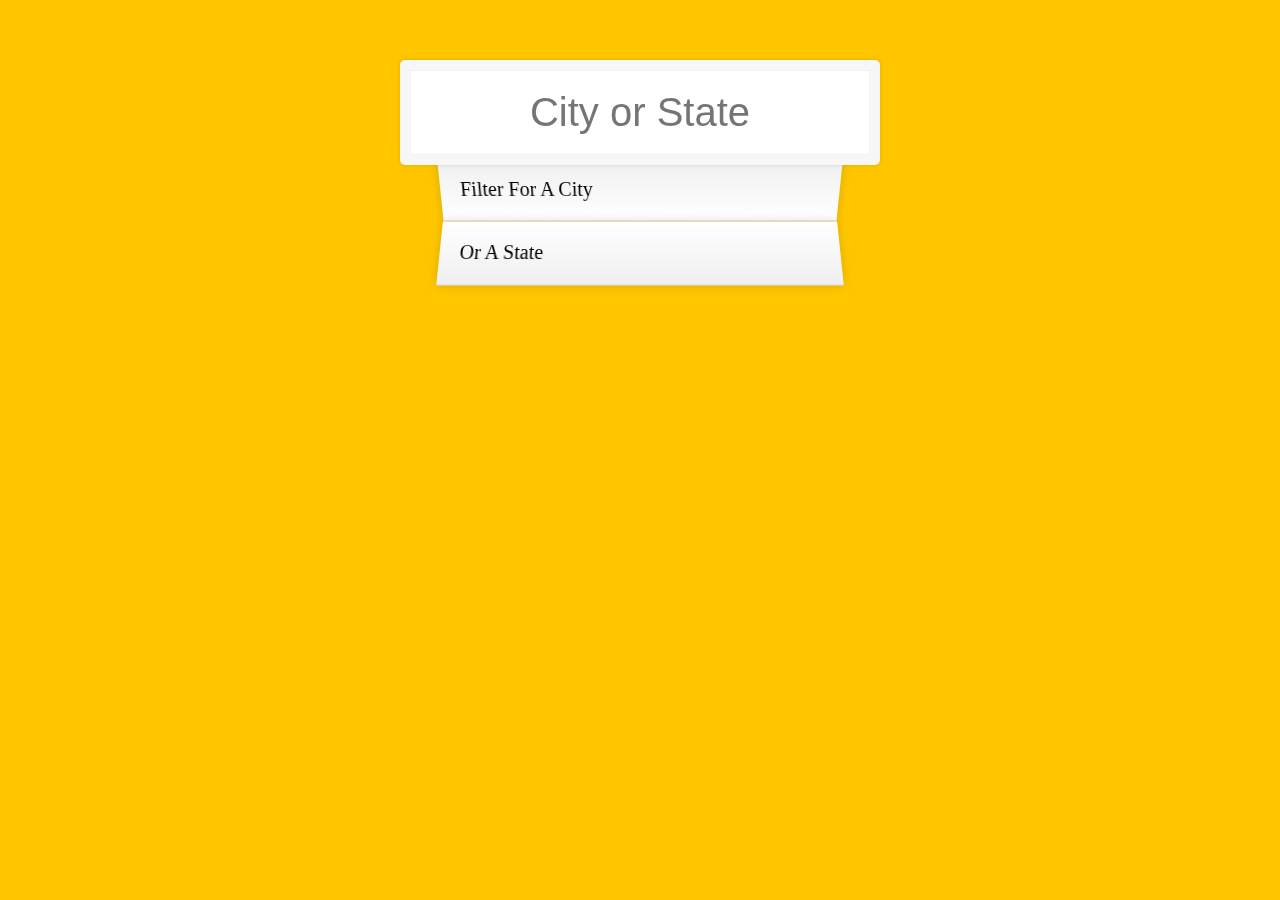
<file: Ajax/index.html>
<!DOCTYPE html>
<html lang="en">
	<head>
		<meta charset="UTF-8" />
		<title>Type Ahead 👀</title>
		<link rel="stylesheet" href="style.css" />
		<link rel="icon" href="https://fav.farm/🔥" />
	</head>
	<body>
		<form class="search-form">
			<input type="text" class="search" placeholder="City or State" />
			<ul class="suggestions">
				<li>Filter for a city</li>
				<li>or a state</li>
			</ul>
		</form>
		<script src="./script.js"></script>
	</body>
</html>
</file>
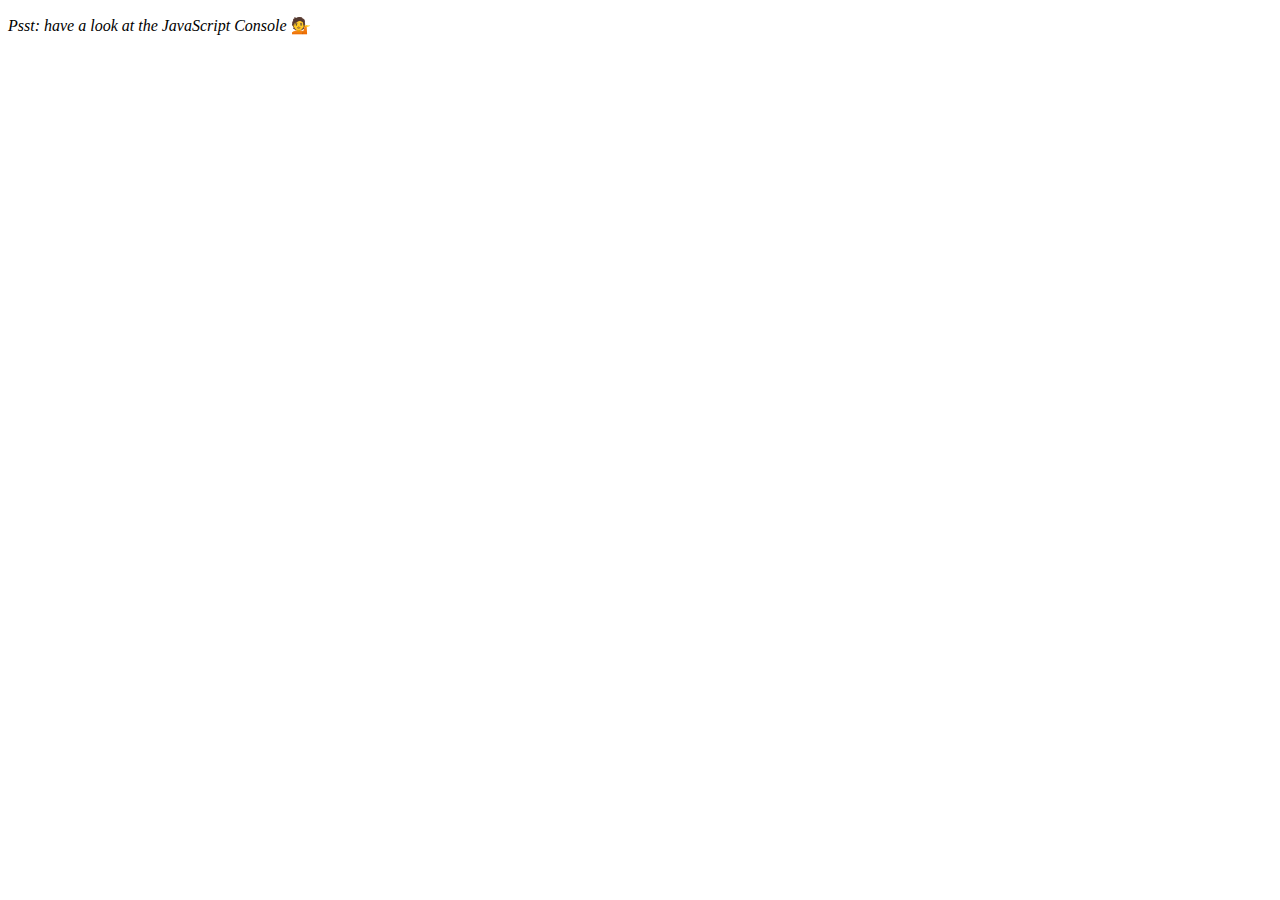
<file: Aray v2/index.html>
<!DOCTYPE html>
<html lang="en">
	<head>
		<meta charset="UTF-8" />
		<title>Array Cardio 💪💪</title>
		<link rel="icon" href="https://fav.farm/🔥" />
	</head>
	<body>
		<p><em>Psst: have a look at the JavaScript Console</em> 💁</p>
		<script src="./script.js"></script>
	</body>
</html>
</file>
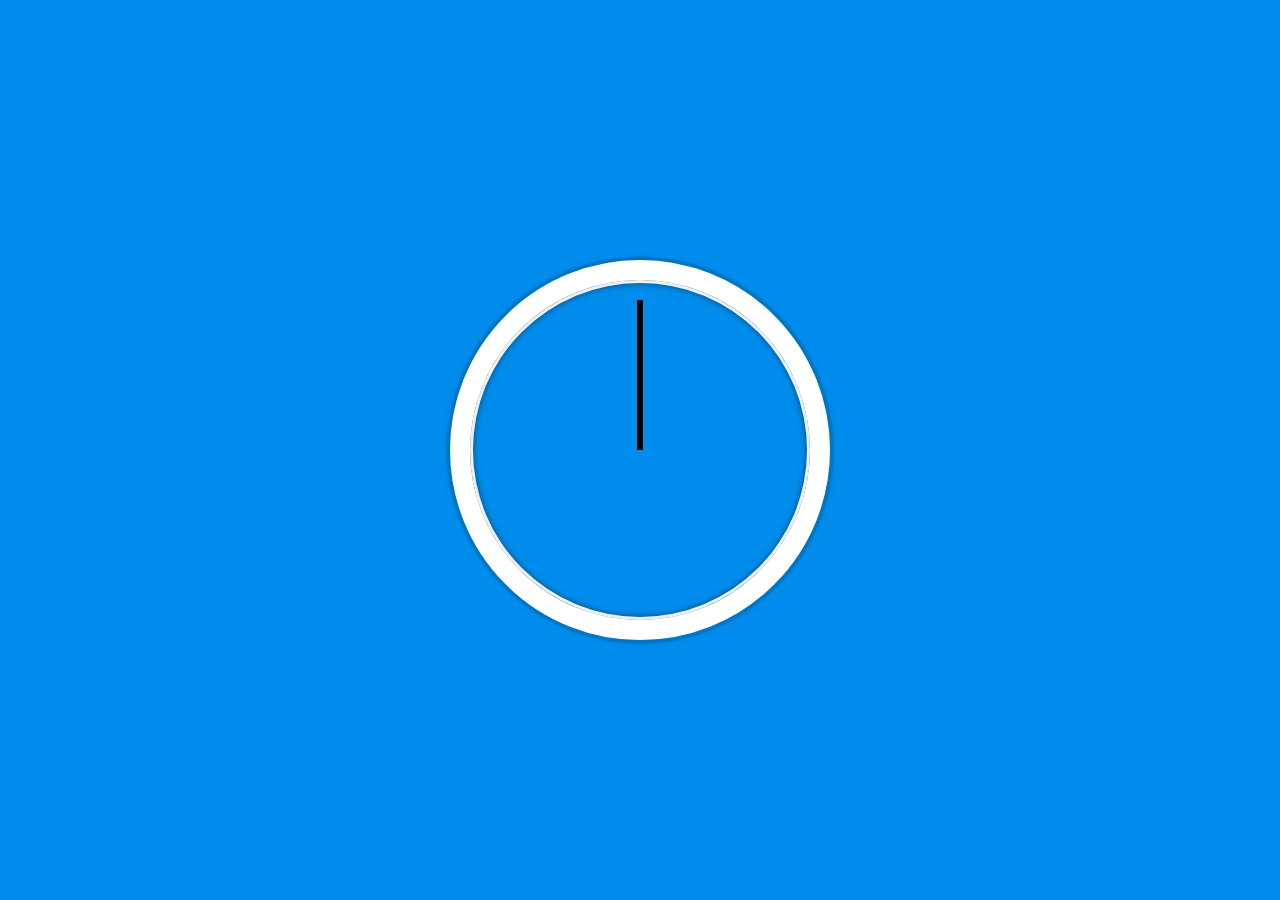
<file: Clock/index.html>
<!DOCTYPE html>
<html lang="en">
	<head>
		<meta charset="UTF-8" />
		<title>JS + CSS Clock</title>
		<link rel="icon" href="https://fav.farm/🔥" />
		<link rel="stylesheet" href="./styles.css" />
	</head>
	<body>
		<div class="clock">
			<div class="clock-face">
				<div class="hand hour-hand"></div>
				<div class="hand min-hand"></div>
				<div class="hand second-hand"></div>
			</div>
		</div>

		<script src="./script.js"></script>
	</body>
</html>
</file>
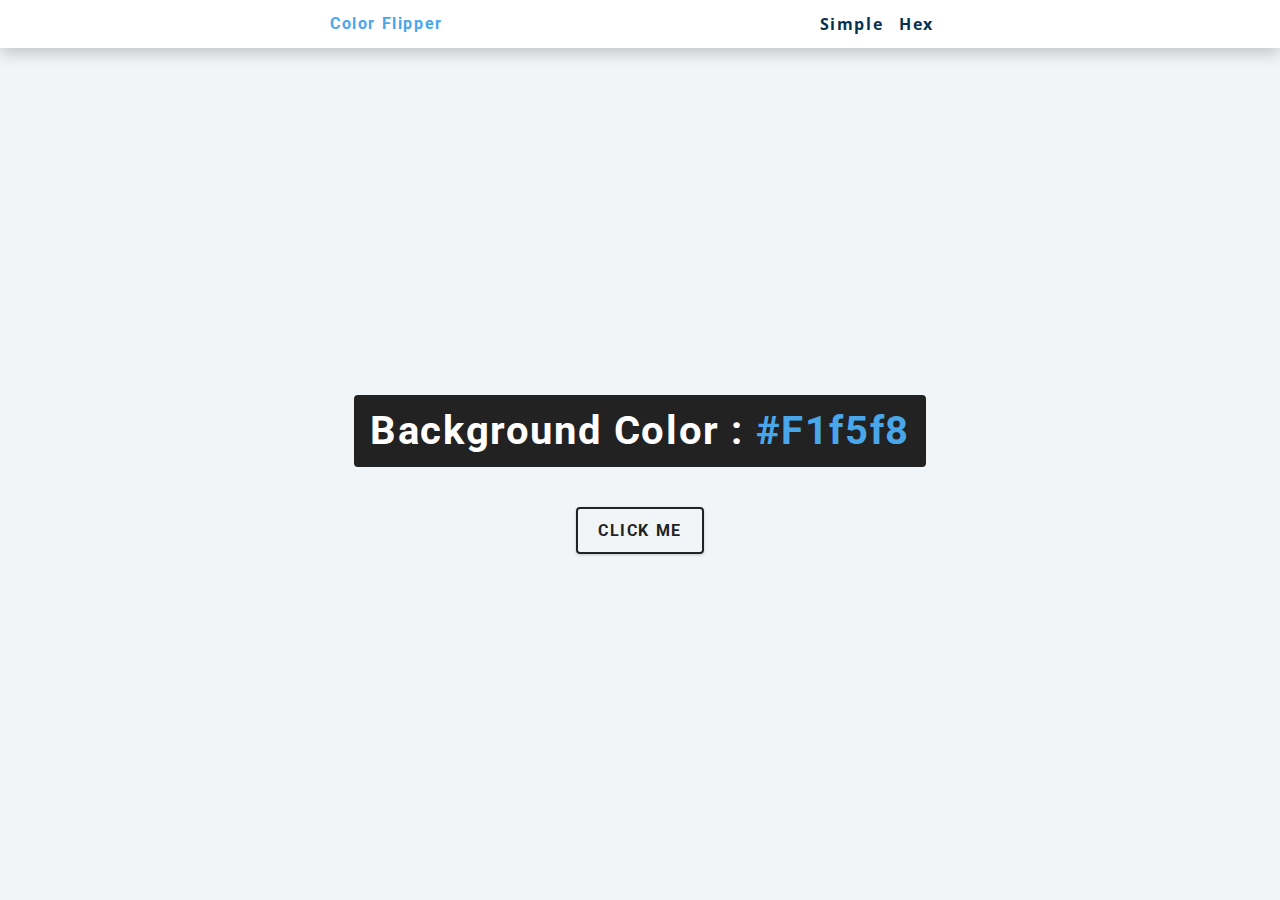
<file: ColorFliper/index.html>
<!DOCTYPE html>
<html lang="en">
	<head>
		<meta charset="UTF-8" />
		<meta name="viewport" content="width=device-width, initial-scale=1.0" />
		<title>Color Flipper || Simple</title>

		<!-- styles -->
		<link rel="stylesheet" href="styles.css" />
	</head>
	<body>
		<nav>
			<div class="nav-center">
				<h4>color flipper</h4>
				<ul class="nav-links">
					<li><a href="./index.html">simple</a></li>
					<li><a href="./hex.html">hex</a></li>
				</ul>
			</div>
		</nav>
		<main>
			<div class="container">
				<h2>Background color : <span class="color">#f1f5f8</span></h2>
				<button class="btn btn-hero" id="btn">Click me</button>
			</div>
		</main>
		<!-- javascript -->
		<script src="script.js"></script>
	</body>
</html>
</file>
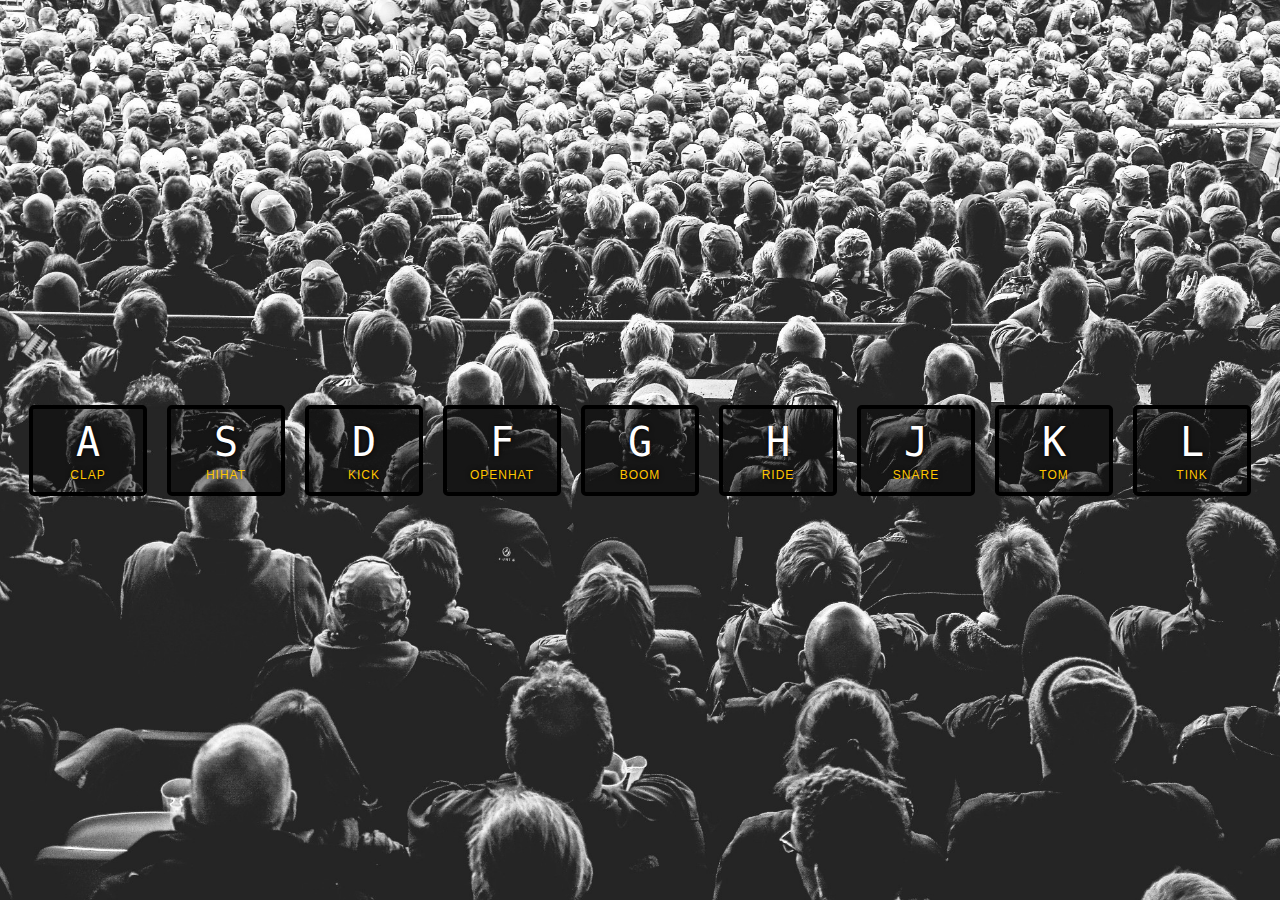
<file: Drum kit/index.html>
<!DOCTYPE html>
<html lang="en">
	<head>
		<meta charset="UTF-8" />
		<title>JS Drum Kit</title>
		<link rel="stylesheet" href="style.css" />
		<link rel="icon" href="https://fav.farm/🔥" />
	</head>
	<body>
		<div class="keys">
			<div data-key="65" class="key">
				<kbd>A</kbd>
				<span class="sound">clap</span>
			</div>
			<div data-key="83" class="key">
				<kbd>S</kbd>
				<span class="sound">hihat</span>
			</div>
			<div data-key="68" class="key">
				<kbd>D</kbd>
				<span class="sound">kick</span>
			</div>
			<div data-key="70" class="key">
				<kbd>F</kbd>
				<span class="sound">openhat</span>
			</div>
			<div data-key="71" class="key">
				<kbd>G</kbd>
				<span class="sound">boom</span>
			</div>
			<div data-key="72" class="key">
				<kbd>H</kbd>
				<span class="sound">ride</span>
			</div>
			<div data-key="74" class="key">
				<kbd>J</kbd>
				<span class="sound">snare</span>
			</div>
			<div data-key="75" class="key">
				<kbd>K</kbd>
				<span class="sound">tom</span>
			</div>
			<div data-key="76" class="key">
				<kbd>L</kbd>
				<span class="sound">tink</span>
			</div>
		</div>

		<audio data-key="65" src="sounds/clap.wav"></audio>
		<audio data-key="83" src="sounds/hihat.wav"></audio>
		<audio data-key="68" src="sounds/kick.wav"></audio>
		<audio data-key="70" src="sounds/openhat.wav"></audio>
		<audio data-key="71" src="sounds/boom.wav"></audio>
		<audio data-key="72" src="sounds/ride.wav"></audio>
		<audio data-key="74" src="sounds/snare.wav"></audio>
		<audio data-key="75" src="sounds/tom.wav"></audio>
		<audio data-key="76" src="sounds/tink.wav"></audio>

		<script src="./script.js"></script>
	</body>
</html>
</file>
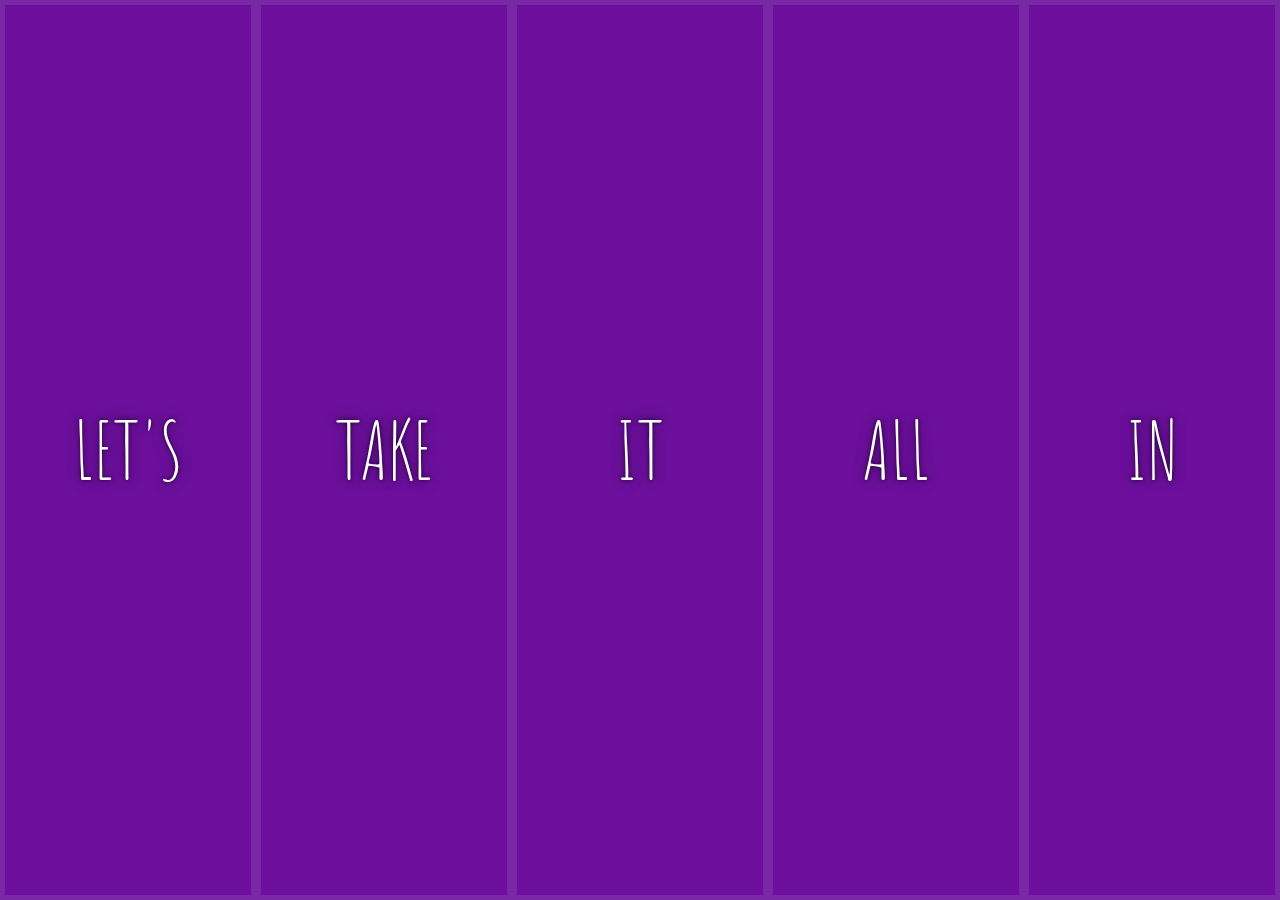
<file: Flex Panel/index.html>
<!DOCTYPE html>
<html lang="en">
	<head>
		<meta charset="UTF-8" />
		<title>Flex Panels 💪</title>
		<link
			href="https://fonts.googleapis.com/css?family=Amatic+SC"
			rel="stylesheet"
			type="text/css"
		/>
		<link rel="icon" href="https://fav.farm/🔥" />
		<link rel="stylesheet" href="styles.css" />
	</head>
	<body>
		<div class="panels">
			<div class="panel panel1">
				<p>Hey</p>
				<p>Let's</p>
				<p>Dance</p>
			</div>
			<div class="panel panel2">
				<p>Give</p>
				<p>Take</p>
				<p>Receive</p>
			</div>
			<div class="panel panel3">
				<p>Experience</p>
				<p>It</p>
				<p>Today</p>
			</div>
			<div class="panel panel4">
				<p>Give</p>
				<p>All</p>
				<p>You can</p>
			</div>
			<div class="panel panel5">
				<p>Life</p>
				<p>In</p>
				<p>Motion</p>
			</div>
		</div>

		<script src="./script.js"></script>
	</body>
</html>
</file>
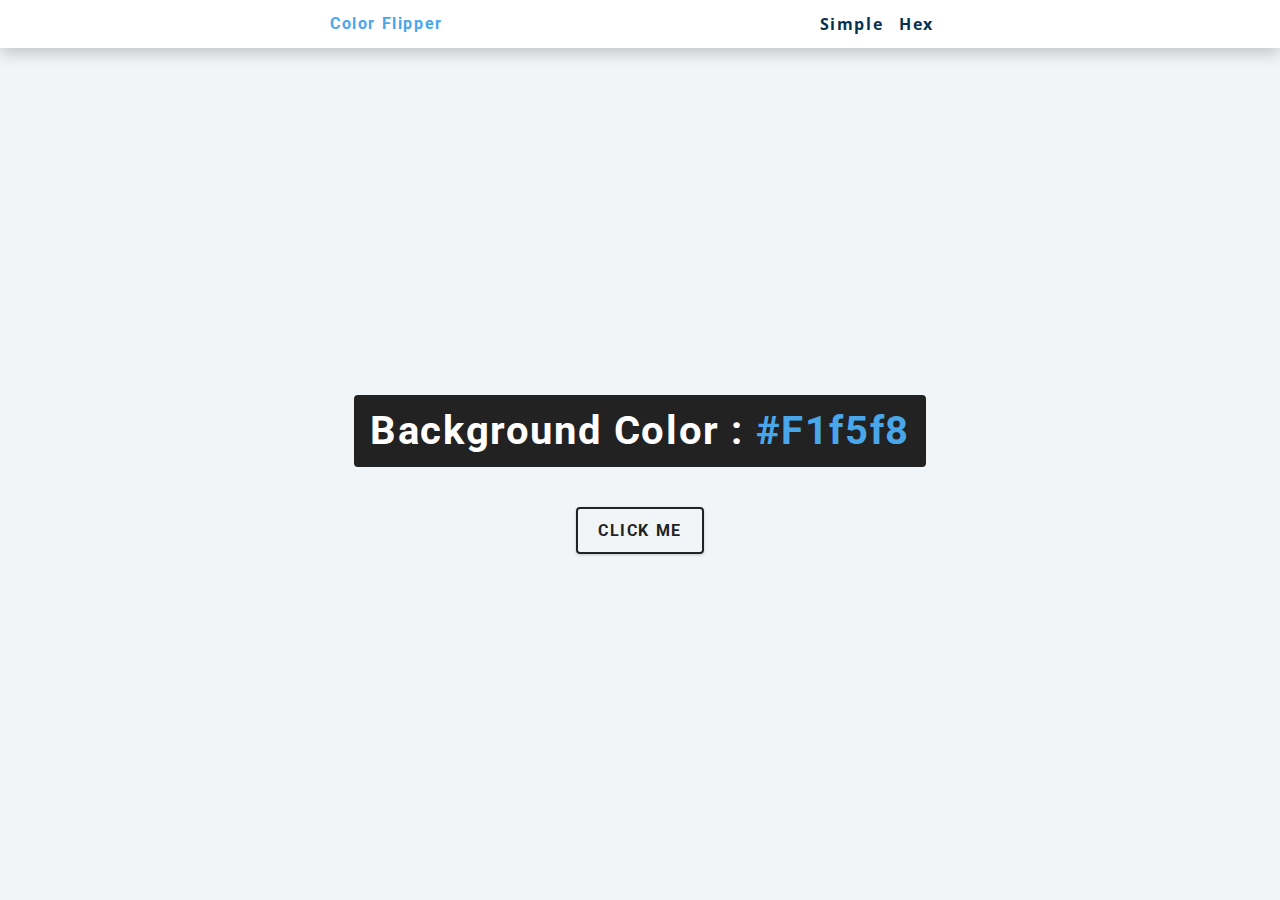
<file: ColorFliper/hex.html>
<!DOCTYPE html>
<html lang="en">
	<head>
		<meta charset="UTF-8" />
		<meta name="viewport" content="width=device-width, initial-scale=1.0" />
		<title>Color Flipper || Hex</title>

		<!-- styles -->
		<link rel="stylesheet" href="styles.css" />
	</head>

	<body>
		<nav>
			<div class="nav-center">
				<h4>color flipper</h4>
				<ul class="nav-links">
					<li><a href="./index.html">simple</a></li>
					<li><a href="./hex.html">hex</a></li>
				</ul>
			</div>
		</nav>
		<main>
			<div class="container">
				<h2>background color : <span class="color">#f1f5f8</span></h2>
				<button class="btn btn-hero" id="btn">click me</button>
			</div>
		</main>
		<!-- javascript -->
		<script src="hex.js"></script>
	</body>
</html>
</file>
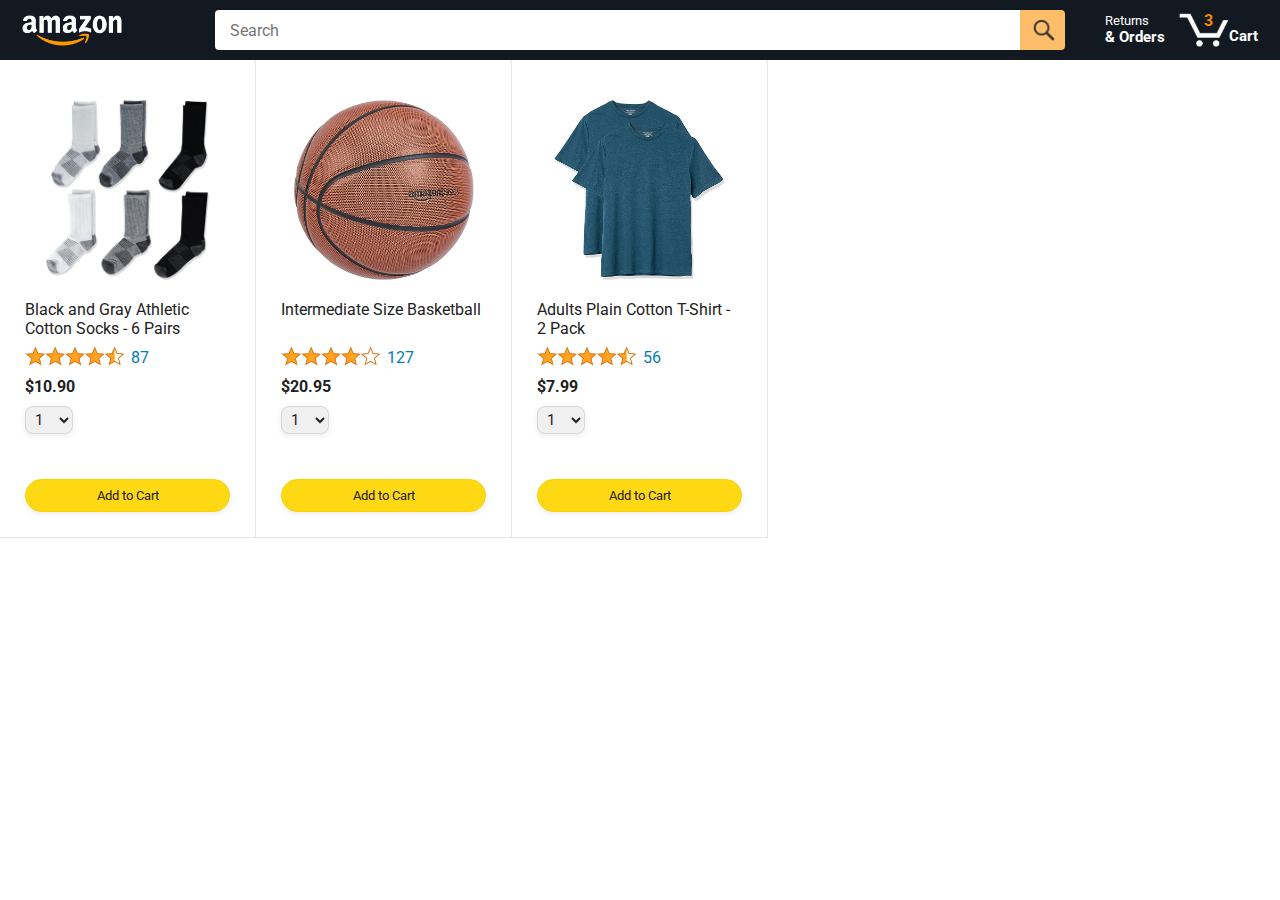
<file: Moduly/amazon.html>
<!DOCTYPE html>
<html>
  <head>
    <title>Amazon Project</title>

    <!-- This code is needed for responsive design to work.
      (Responsive design = make the website look good on
      smaller screen sizes like a phone or a tablet). -->
    <meta name="viewport" content="width=device-width, initial-scale=1">

    <!-- Load a font called Roboto from Google Fonts. -->
    <link rel="preconnect" href="https://fonts.googleapis.com">
    <link rel="preconnect" href="https://fonts.gstatic.com" crossorigin>
    <link href="https://fonts.googleapis.com/css2?family=Roboto:wght@400;500;700&display=swap" rel="stylesheet">

    <!-- Here are the CSS files for this page. -->
    <link rel="stylesheet" href="styles/shared/general.css">
    <link rel="stylesheet" href="styles/shared/amazon-header.css">
    <link rel="stylesheet" href="styles/pages/amazon.css">
  </head>
  <body>
    <div class="amazon-header">
      <div class="amazon-header-left-section">
        <a href="amazon.html" class="header-link">
          <img class="amazon-logo"
            src="images/amazon-logo-white.png">
          <img class="amazon-mobile-logo"
            src="images/amazon-mobile-logo-white.png">
        </a>
      </div>

      <div class="amazon-header-middle-section">
        <input class="search-bar" type="text" placeholder="Search">

        <button class="search-button">
          <img class="search-icon" src="images/icons/search-icon.png">
        </button>
      </div>

      <div class="amazon-header-right-section">
        <a class="orders-link header-link" href="orders.html">
          <span class="returns-text">Returns</span>
          <span class="orders-text">& Orders</span>
        </a>

        <a class="cart-link header-link" href="checkout.html">
          <img class="cart-icon" src="images/icons/cart-icon.png">
          <div class="cart-quantity">3</div>
          <div class="cart-text">Cart</div>
        </a>
      </div>
    </div>
    
    <div class="main">
      <div class="products-grid">
        <div class="product-container">
          <div class="product-image-container">
            <img class="product-image"
              src="images/products/athletic-cotton-socks-6-pairs.jpg">
          </div>

          <div class="product-name limit-text-to-2-lines">
            Black and Gray Athletic Cotton Socks - 6 Pairs
          </div>

          <div class="product-rating-container">
            <img class="product-rating-stars"
              src="images/ratings/rating-45.png">
            <div class="product-rating-count link-primary">
              87
            </div>
          </div>

          <div class="product-price">
            $10.90
          </div>

          <div class="product-quantity-container">
            <select>
              <option selected value="1">1</option>
              <option value="2">2</option>
              <option value="3">3</option>
              <option value="4">4</option>
              <option value="5">5</option>
              <option value="6">6</option>
              <option value="7">7</option>
              <option value="8">8</option>
              <option value="9">9</option>
              <option value="10">10</option>
            </select>
          </div>

          <div class="product-spacer"></div>

          <div class="added-to-cart">
            <img src="images/icons/checkmark.png">
            Added
          </div>

          <button class="add-to-cart-button button-primary">
            Add to Cart
          </button>
        </div>

        <div class="product-container">
          <div class="product-image-container">
            <img class="product-image"
              src="images/products/intermediate-composite-basketball.jpg">
          </div>

          <div class="product-name limit-text-to-2-lines">
            Intermediate Size Basketball
          </div>

          <div class="product-rating-container">
            <img class="product-rating-stars"
              src="images/ratings/rating-40.png">
            <div class="product-rating-count link-primary">
              127
            </div>
          </div>

          <div class="product-price">
            $20.95
          </div>

          <div class="product-quantity-container">
            <select>
              <option selected value="1">1</option>
              <option value="2">2</option>
              <option value="3">3</option>
              <option value="4">4</option>
              <option value="5">5</option>
              <option value="6">6</option>
              <option value="7">7</option>
              <option value="8">8</option>
              <option value="9">9</option>
              <option value="10">10</option>
            </select>
          </div>

          <div class="product-spacer"></div>

          <div class="added-to-cart">
            <img src="images/icons/checkmark.png">
            Added
          </div>

          <button class="add-to-cart-button button-primary">
            Add to Cart
          </button>
        </div>

        <div class="product-container">
          <div class="product-image-container">
            <img class="product-image"
              src="images/products/adults-plain-cotton-tshirt-2-pack-teal.jpg">
          </div>

          <div class="product-name limit-text-to-2-lines">
            Adults Plain Cotton T-Shirt - 2 Pack
          </div>

          <div class="product-rating-container">
            <img class="product-rating-stars"
              src="images/ratings/rating-45.png">
            <div class="product-rating-count link-primary">
              56
            </div>
          </div>

          <div class="product-price">
            $7.99
          </div>

          <div class="product-quantity-container">
            <select>
              <option selected value="1">1</option>
              <option value="2">2</option>
              <option value="3">3</option>
              <option value="4">4</option>
              <option value="5">5</option>
              <option value="6">6</option>
              <option value="7">7</option>
              <option value="8">8</option>
              <option value="9">9</option>
              <option value="10">10</option>
            </select>
          </div>

          <div class="product-spacer"></div>

          <div class="added-to-cart">
            <img src="images/icons/checkmark.png">
            Added
          </div>

          <button class="add-to-cart-button button-primary">
            Add to Cart
          </button>
        </div>
      </div>
    </div>
  </body>
</html>
</file>
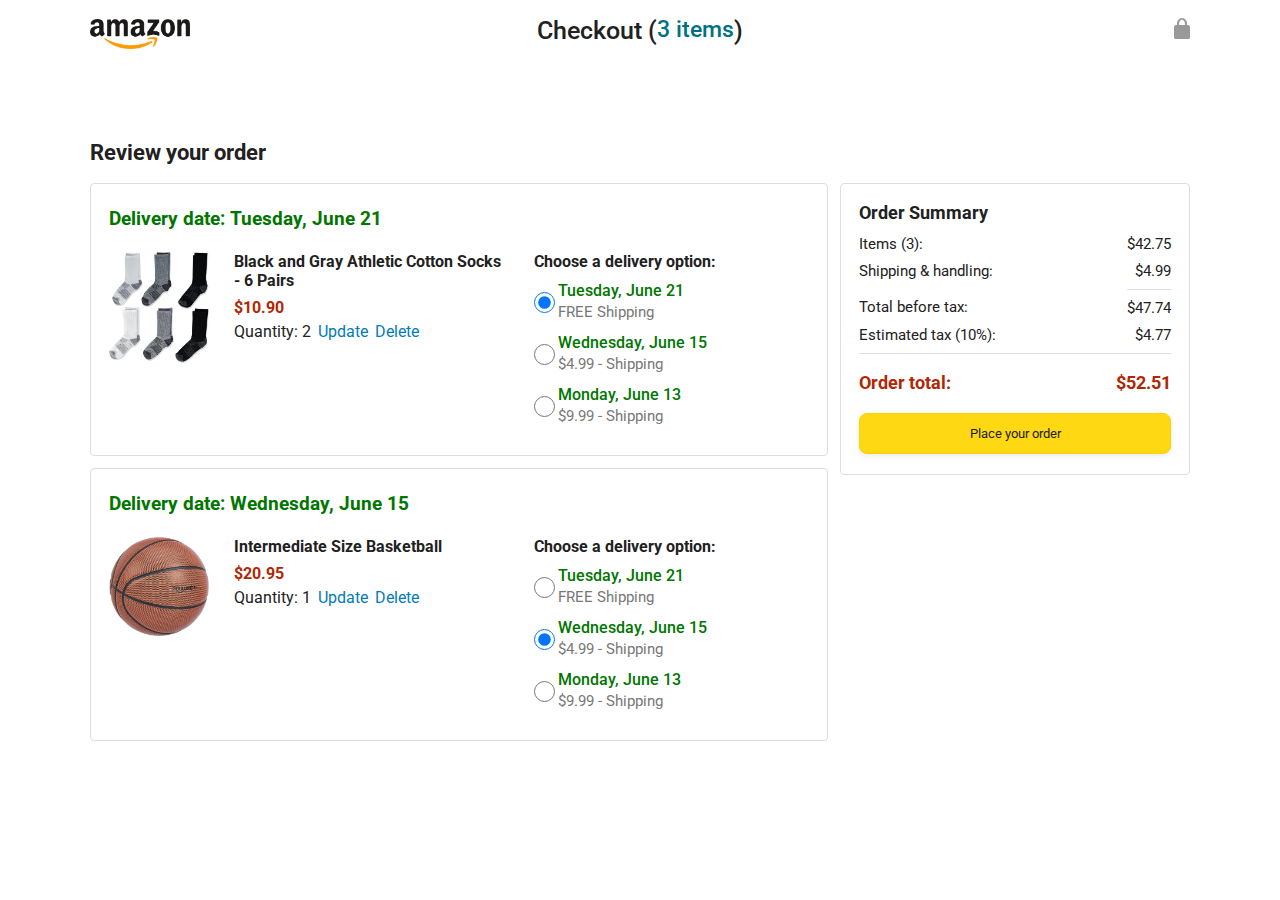
<file: Moduly/checkout.html>
<!DOCTYPE html>
<html>
  <head>
    <title>Checkout</title>

    <!-- This code is needed for responsive design to work.
      (Responsive design = make the website look good on
      smaller screen sizes like a phone or a tablet). -->
    <meta name="viewport" content="width=device-width, initial-scale=1">

    <!-- Load a font called Roboto from Google Fonts. -->
    <link rel="preconnect" href="https://fonts.googleapis.com">
    <link rel="preconnect" href="https://fonts.gstatic.com" crossorigin>
    <link href="https://fonts.googleapis.com/css2?family=Roboto:wght@400;500;700&display=swap" rel="stylesheet">

    <!-- Here are the CSS files for this page. -->
    <link rel="stylesheet" href="styles/shared/general.css">
    <link rel="stylesheet" href="styles/pages/checkout/checkout-header.css">
    <link rel="stylesheet" href="styles/pages/checkout/checkout.css">
  </head>
  <body>
    <div class="checkout-header">
      <div class="header-content">
        <div class="checkout-header-left-section">
          <a href="amazon.html">
            <img class="amazon-logo" src="images/amazon-logo.png">
            <img class="amazon-mobile-logo" src="images/amazon-mobile-logo.png">
          </a>
        </div>

        <div class="checkout-header-middle-section">
          Checkout (<a class="return-to-home-link"
            href="amazon.html">3 items</a>)
        </div>

        <div class="checkout-header-right-section">
          <img src="images/icons/checkout-lock-icon.png">
        </div>
      </div>
    </div>

    <div class="main">
      <div class="page-title">Review your order</div>

      <div class="checkout-grid">
        <div class="order-summary">
          <div class="cart-item-container">
            <div class="delivery-date">
              Delivery date: Tuesday, June 21
            </div>

            <div class="cart-item-details-grid">
              <img class="product-image"
                src="images/products/athletic-cotton-socks-6-pairs.jpg">

              <div class="cart-item-details">
                <div class="product-name">
                  Black and Gray Athletic Cotton Socks - 6 Pairs
                </div>
                <div class="product-price">
                  $10.90
                </div>
                <div class="product-quantity">
                  <span>
                    Quantity: <span class="quantity-label">2</span>
                  </span>
                  <span class="update-quantity-link link-primary">
                    Update
                  </span>
                  <span class="delete-quantity-link link-primary">
                    Delete
                  </span>
                </div>
              </div>

              <div class="delivery-options">
                <div class="delivery-options-title">
                  Choose a delivery option:
                </div>
                <div class="delivery-option">
                  <input type="radio" checked
                    class="delivery-option-input"
                    name="delivery-option-1">
                  <div>
                    <div class="delivery-option-date">
                      Tuesday, June 21
                    </div>
                    <div class="delivery-option-price">
                      FREE Shipping
                    </div>
                  </div>
                </div>
                <div class="delivery-option">
                  <input type="radio"
                    class="delivery-option-input"
                    name="delivery-option-1">
                  <div>
                    <div class="delivery-option-date">
                      Wednesday, June 15
                    </div>
                    <div class="delivery-option-price">
                      $4.99 - Shipping
                    </div>
                  </div>
                </div>
                <div class="delivery-option">
                  <input type="radio"
                    class="delivery-option-input"
                    name="delivery-option-1">
                  <div>
                    <div class="delivery-option-date">
                      Monday, June 13
                    </div>
                    <div class="delivery-option-price">
                      $9.99 - Shipping
                    </div>
                  </div>
                </div>
              </div>
            </div>
          </div>

          <div class="cart-item-container">
            <div class="delivery-date">
              Delivery date: Wednesday, June 15
            </div>

            <div class="cart-item-details-grid">
              <img class="product-image"
                src="images/products/intermediate-composite-basketball.jpg">

              <div class="cart-item-details">
                <div class="product-name">
                  Intermediate Size Basketball
                </div>
                <div class="product-price">
                  $20.95
                </div>
                <div class="product-quantity">
                  <span>
                    Quantity: <span class="quantity-label">1</span>
                  </span>
                  <span class="update-quantity-link link-primary">
                    Update
                  </span>
                  <span class="delete-quantity-link link-primary">
                    Delete
                  </span>
                </div>
              </div>

              <div class="delivery-options">
                <div class="delivery-options-title">
                  Choose a delivery option:
                </div>

                <div class="delivery-option">
                  <input type="radio" class="delivery-option-input"
                    name="delivery-option-2">
                  <div>
                    <div class="delivery-option-date">
                      Tuesday, June 21
                    </div>
                    <div class="delivery-option-price">
                      FREE Shipping
                    </div>
                  </div>
                </div>
                <div class="delivery-option">
                  <input type="radio" checked class="delivery-option-input"
                    name="delivery-option-2">
                  <div>
                    <div class="delivery-option-date">
                      Wednesday, June 15
                    </div>
                    <div class="delivery-option-price">
                      $4.99 - Shipping
                    </div>
                  </div>
                </div>
                <div class="delivery-option">
                  <input type="radio" class="delivery-option-input"
                    name="delivery-option-2">
                  <div>
                    <div class="delivery-option-date">
                      Monday, June 13
                    </div>
                    <div class="delivery-option-price">
                      $9.99 - Shipping
                    </div>
                  </div>
                </div>
              </div>
            </div>
          </div>
        </div>

        <div class="payment-summary">
          <div class="payment-summary-title">
            Order Summary
          </div>

          <div class="payment-summary-row">
            <div>Items (3):</div>
            <div class="payment-summary-money">$42.75</div>
          </div>

          <div class="payment-summary-row">
            <div>Shipping &amp; handling:</div>
            <div class="payment-summary-money">$4.99</div>
          </div>

          <div class="payment-summary-row subtotal-row">
            <div>Total before tax:</div>
            <div class="payment-summary-money">$47.74</div>
          </div>

          <div class="payment-summary-row">
            <div>Estimated tax (10%):</div>
            <div class="payment-summary-money">$4.77</div>
          </div>

          <div class="payment-summary-row total-row">
            <div>Order total:</div>
            <div class="payment-summary-money">$52.51</div>
          </div>

          <button class="place-order-button button-primary">
            Place your order
          </button>
        </div>
      </div>
    </div>
  </body>
</html>
</file>
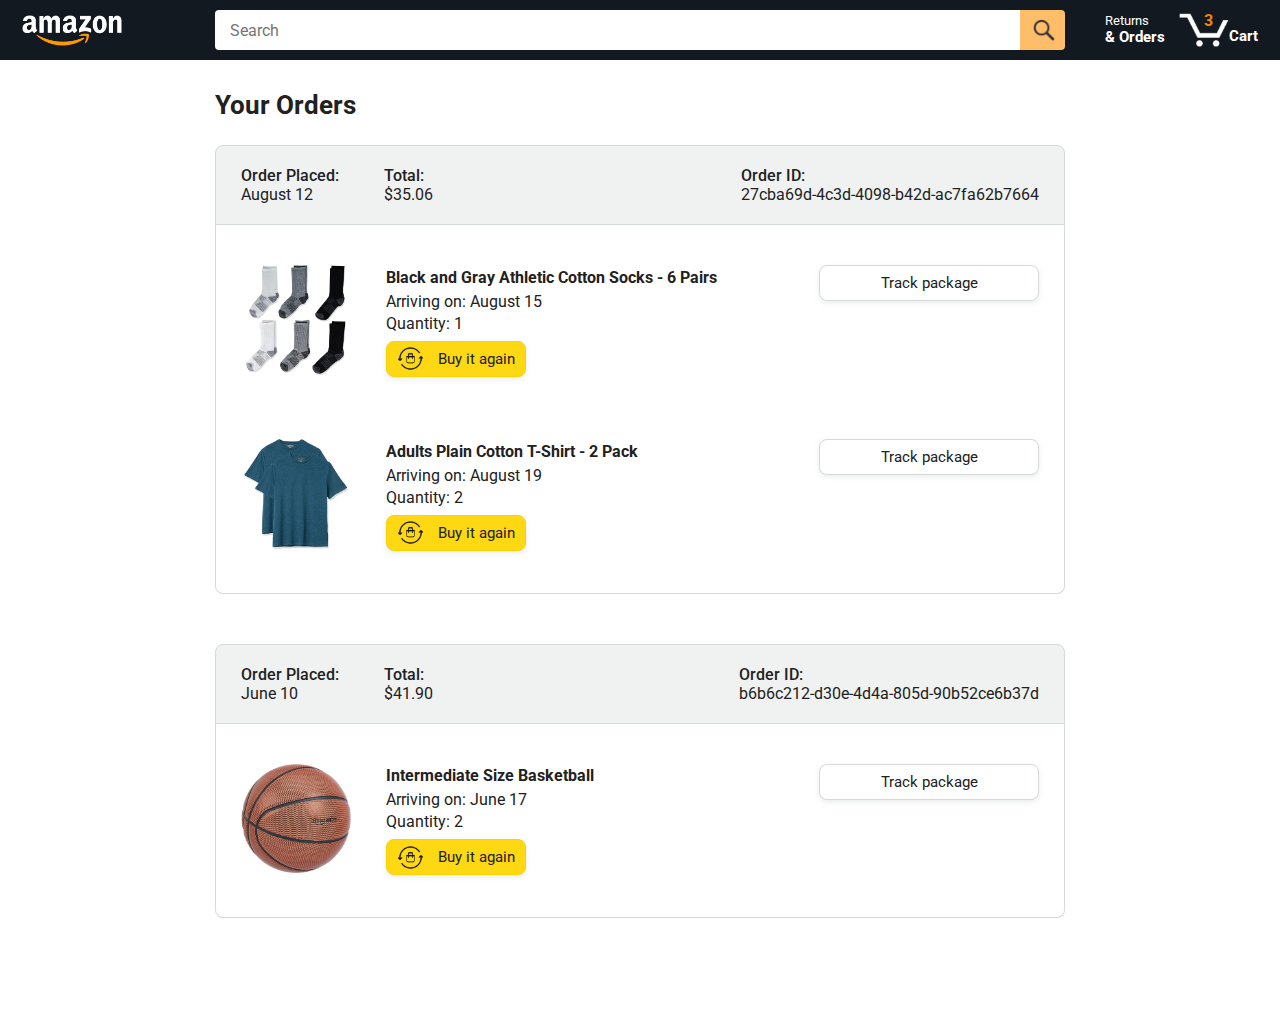
<file: Moduly/orders.html>
<!DOCTYPE html>
<html>
  <head>
    <title>Orders</title>

    <!-- This code is needed for responsive design to work.
      (Responsive design = make the website look good on
      smaller screen sizes like a phone or a tablet). -->
    <meta name="viewport" content="width=device-width, initial-scale=1">

    <!-- Load a font called Roboto from Google Fonts. -->
    <link rel="preconnect" href="https://fonts.googleapis.com">
    <link rel="preconnect" href="https://fonts.gstatic.com" crossorigin>
    <link href="https://fonts.googleapis.com/css2?family=Roboto:wght@400;500;700&display=swap" rel="stylesheet">

    <!-- Here are the CSS files for this page. -->
    <link rel="stylesheet" href="styles/shared/general.css">
    <link rel="stylesheet" href="styles/shared/amazon-header.css">
    <link rel="stylesheet" href="styles/pages/orders.css">
  </head>
  <body>
    <div class="amazon-header">
      <div class="amazon-header-left-section">
        <a href="amazon.html" class="header-link">
          <img class="amazon-logo"
            src="images/amazon-logo-white.png">
          <img class="amazon-mobile-logo"
            src="images/amazon-mobile-logo-white.png">
        </a>
      </div>

      <div class="amazon-header-middle-section">
        <input class="search-bar" type="text" placeholder="Search">

        <button class="search-button">
          <img class="search-icon" src="images/icons/search-icon.png">
        </button>
      </div>

      <div class="amazon-header-right-section">
        <a class="orders-link header-link" href="orders.html">
          <span class="returns-text">Returns</span>
          <span class="orders-text">& Orders</span>
        </a>

        <a class="cart-link header-link" href="checkout.html">
          <img class="cart-icon" src="images/icons/cart-icon.png">
          <div class="cart-quantity">3</div>
          <div class="cart-text">Cart</div>
        </a>
      </div>
    </div>

    <div class="main">
      <div class="page-title">Your Orders</div>

      <div class="orders-grid">
        <div class="order-container">
          
          <div class="order-header">
            <div class="order-header-left-section">
              <div class="order-date">
                <div class="order-header-label">Order Placed:</div>
                <div>August 12</div>
              </div>
              <div class="order-total">
                <div class="order-header-label">Total:</div>
                <div>$35.06</div>
              </div>
            </div>

            <div class="order-header-right-section">
              <div class="order-header-label">Order ID:</div>
              <div>27cba69d-4c3d-4098-b42d-ac7fa62b7664</div>
            </div>
          </div>

          <div class="order-details-grid">
            <div class="product-image-container">
              <img src="images/products/athletic-cotton-socks-6-pairs.jpg">
            </div>

            <div class="product-details">
              <div class="product-name">
                Black and Gray Athletic Cotton Socks - 6 Pairs
              </div>
              <div class="product-delivery-date">
                Arriving on: August 15
              </div>
              <div class="product-quantity">
                Quantity: 1
              </div>
              <button class="buy-again-button button-primary">
                <img class="buy-again-icon" src="images/icons/buy-again.png">
                <span class="buy-again-message">Buy it again</span>
              </button>
            </div>

            <div class="product-actions">
              <a href="tracking.html">
                <button class="track-package-button button-secondary">
                  Track package
                </button>
              </a>
            </div>

            <div class="product-image-container">
              <img src="images/products/adults-plain-cotton-tshirt-2-pack-teal.jpg">
            </div>

            <div class="product-details">
              <div class="product-name">
                Adults Plain Cotton T-Shirt - 2 Pack
              </div>
              <div class="product-delivery-date">
                Arriving on: August 19
              </div>
              <div class="product-quantity">
                Quantity: 2
              </div>
              <button class="buy-again-button button-primary">
                <img class="buy-again-icon" src="images/icons/buy-again.png">
                <span class="buy-again-message">Buy it again</span>
              </button>
            </div>

            <div class="product-actions">
              <a href="tracking.html">
                <button class="track-package-button button-secondary">
                  Track package
                </button>
              </a>
            </div>
          </div>
        </div>

        <div class="order-container">

          <div class="order-header">
            <div class="order-header-left-section">
              <div class="order-date">
                <div class="order-header-label">Order Placed:</div>
                <div>June 10</div>
              </div>
              <div class="order-total">
                <div class="order-header-label">Total:</div>
                <div>$41.90</div>
              </div>
            </div>

            <div class="order-header-right-section">
              <div class="order-header-label">Order ID:</div>
              <div>b6b6c212-d30e-4d4a-805d-90b52ce6b37d</div>
            </div>
          </div>

          <div class="order-details-grid">
            <div class="product-image-container">
              <img src="images/products/intermediate-composite-basketball.jpg">
            </div>

            <div class="product-details">
              <div class="product-name">
                Intermediate Size Basketball
              </div>
              <div class="product-delivery-date">
                Arriving on: June 17
              </div>
              <div class="product-quantity">
                Quantity: 2
              </div>
              <button class="buy-again-button button-primary">
                <img class="buy-again-icon" src="images/icons/buy-again.png">
                <span class="buy-again-message">Buy it again</span>
              </button>
            </div>

            <div class="product-actions">
              <a href="tracking.html">
                <button class="track-package-button button-secondary">
                  Track package
                </button>
              </a>
            </div>
          </div>
        </div>
      </div>
    </div>
  </body>
</html>
</file>
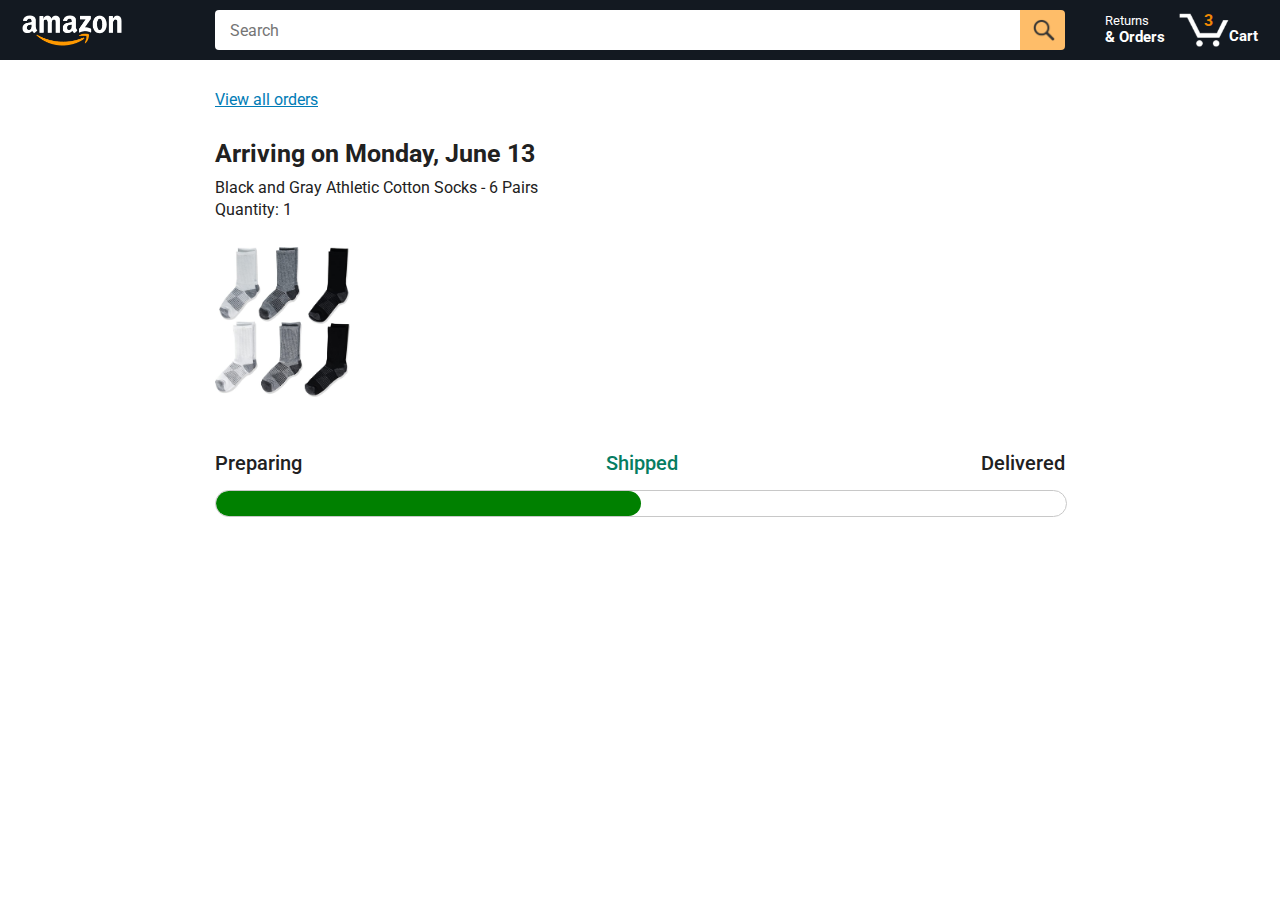
<file: Moduly/tracking.html>
<!DOCTYPE html>
<html>
  <head>
    <title>Tracking</title>

    <!-- This code is needed for responsive design to work.
      (Responsive design = make the website look good on
      smaller screen sizes like a phone or a tablet). -->
    <meta name="viewport" content="width=device-width, initial-scale=1">

    <!-- Load a font called Roboto from Google Fonts. -->
    <link rel="preconnect" href="https://fonts.googleapis.com">
    <link rel="preconnect" href="https://fonts.gstatic.com" crossorigin>
    <link href="https://fonts.googleapis.com/css2?family=Roboto:wght@400;500;700&display=swap" rel="stylesheet">

    <!-- Here are the CSS files for this page. -->
    <link rel="stylesheet" href="styles/shared/general.css">
    <link rel="stylesheet" href="styles/shared/amazon-header.css">
    <link rel="stylesheet" href="styles/pages/tracking.css">
  </head>
  <body>
    <div class="amazon-header">
      <div class="amazon-header-left-section">
        <a href="amazon.html" class="header-link">
          <img class="amazon-logo"
            src="images/amazon-logo-white.png">
          <img class="amazon-mobile-logo"
            src="images/amazon-mobile-logo-white.png">
        </a>
      </div>

      <div class="amazon-header-middle-section">
        <input class="search-bar" type="text" placeholder="Search">

        <button class="search-button">
          <img class="search-icon" src="images/icons/search-icon.png">
        </button>
      </div>

      <div class="amazon-header-right-section">
        <a class="orders-link header-link" href="orders.html">
          <span class="returns-text">Returns</span>
          <span class="orders-text">& Orders</span>
        </a>

        <a class="cart-link header-link" href="checkout.html">
          <img class="cart-icon" src="images/icons/cart-icon.png">
          <div class="cart-quantity">3</div>
          <div class="cart-text">Cart</div>
        </a>
      </div>
    </div>

    <div class="main">
      <div class="order-tracking">
        <a class="back-to-orders-link link-primary" href="orders.html">
          View all orders
        </a>

        <div class="delivery-date">
          Arriving on Monday, June 13
        </div>

        <div class="product-info">
          Black and Gray Athletic Cotton Socks - 6 Pairs
        </div>

        <div class="product-info">
          Quantity: 1
        </div>

        <img class="product-image" src="images/products/athletic-cotton-socks-6-pairs.jpg">

        <div class="progress-labels-container">
          <div class="progress-label">
            Preparing
          </div>
          <div class="progress-label current-status">
            Shipped
          </div>
          <div class="progress-label">
            Delivered
          </div>
        </div>

        <div class="progress-bar-container">
          <div class="progress-bar"></div>
        </div>
      </div>
    </div>
  </body>
</html>
</file>
<file: Ajax/style.css>
html {
	box-sizing: border-box;
	background: #ffc600;
	font-family: 'helvetica neue';
	font-size: 20px;
	font-weight: 200;
}

*,
*:before,
*:after {
	box-sizing: inherit;
}

input {
	width: 100%;
	padding: 20px;
}

.search-form {
	max-width: 400px;
	margin: 50px auto;
}

input.search {
	margin: 0;
	text-align: center;
	outline: 0;
	border: 10px solid #f7f7f7;
	width: 120%;
	left: -10%;
	position: relative;
	top: 10px;
	z-index: 2;
	border-radius: 5px;
	font-size: 40px;
	box-shadow: 0 0 5px rgba(0, 0, 0, 0.12), inset 0 0 2px rgba(0, 0, 0, 0.19);
}

.suggestions {
	margin: 0;
	padding: 0;
	position: relative;
	/*perspective: 20px;*/
}

.suggestions li {
	background: white;
	list-style: none;
	border-bottom: 1px solid #d8d8d8;
	box-shadow: 0 0 10px rgba(0, 0, 0, 0.14);
	margin: 0;
	padding: 20px;
	transition: background 0.2s;
	display: flex;
	justify-content: space-between;
	text-transform: capitalize;
}

.suggestions li:nth-child(even) {
	transform: perspective(100px) rotateX(3deg) translateY(2px) scale(1.001);
	background: linear-gradient(to bottom, #ffffff 0%, #efefef 100%);
}

.suggestions li:nth-child(odd) {
	transform: perspective(100px) rotateX(-3deg) translateY(3px);
	background: linear-gradient(to top, #ffffff 0%, #efefef 100%);
}

span.population {
	font-size: 15px;
}

.hl {
	background: #ffc600;
}
</file>
<file: Clock/styles.css>
html {
	background: #018ded url(https://unsplash.it/1500/1000?image=881&blur=5);
	background-size: cover;
	font-family: 'helvetica neue';
	text-align: center;
	font-size: 10px;
}

body {
	margin: 0;
	font-size: 2rem;
	display: flex;
	flex: 1;
	min-height: 100vh;
	align-items: center;
}

.clock {
	width: 30rem;
	height: 30rem;
	border: 20px solid white;
	border-radius: 50%;
	margin: 50px auto;
	position: relative;
	padding: 2rem;
	box-shadow: 0 0 0 4px rgba(0, 0, 0, 0.1), inset 0 0 0 3px #efefef,
		inset 0 0 10px black, 0 0 10px rgba(0, 0, 0, 0.2);
}

.clock-face {
	position: relative;
	width: 100%;
	height: 100%;
	transform: translateY(-3px); /* account for the height of the clock hands */
}

.hand {
	width: 50%;
	height: 6px;
	background: black;
	position: absolute;
	top: 50%;
	transform-origin: 100%;
	transform: rotate(90deg);
	transition: all 0.05s;
	transition-timing-function: cubic-bezier(0.1 2.7 0.58 1);
}
</file>
<file: ColorFliper/styles.css>
/*
=============== 
Fonts
===============
*/
@import url('https://fonts.googleapis.com/css?family=Open+Sans|Roboto:400,700&display=swap');

/*
=============== 
Variables
===============
*/

:root {
	/* dark shades of primary color*/
	--clr-primary-1: hsl(205, 86%, 17%);
	--clr-primary-2: hsl(205, 77%, 27%);
	--clr-primary-3: hsl(205, 72%, 37%);
	--clr-primary-4: hsl(205, 63%, 48%);
	/* primary/main color */
	--clr-primary-5: hsl(205, 78%, 60%);
	/* lighter shades of primary color */
	--clr-primary-6: hsl(205, 89%, 70%);
	--clr-primary-7: hsl(205, 90%, 76%);
	--clr-primary-8: hsl(205, 86%, 81%);
	--clr-primary-9: hsl(205, 90%, 88%);
	--clr-primary-10: hsl(205, 100%, 96%);
	/* darkest grey - used for headings */
	--clr-grey-1: hsl(209, 61%, 16%);
	--clr-grey-2: hsl(211, 39%, 23%);
	--clr-grey-3: hsl(209, 34%, 30%);
	--clr-grey-4: hsl(209, 28%, 39%);
	/* grey used for paragraphs */
	--clr-grey-5: hsl(210, 22%, 49%);
	--clr-grey-6: hsl(209, 23%, 60%);
	--clr-grey-7: hsl(211, 27%, 70%);
	--clr-grey-8: hsl(210, 31%, 80%);
	--clr-grey-9: hsl(212, 33%, 89%);
	--clr-grey-10: hsl(210, 36%, 96%);
	--clr-white: #fff;
	--clr-red-dark: hsl(360, 67%, 44%);
	--clr-red-light: hsl(360, 71%, 66%);
	--clr-green-dark: hsl(125, 67%, 44%);
	--clr-green-light: hsl(125, 71%, 66%);
	--clr-black: #222;
	--ff-primary: 'Roboto', sans-serif;
	--ff-secondary: 'Open Sans', sans-serif;
	--transition: all 0.3s linear;
	--spacing: 0.1rem;
	--radius: 0.25rem;
	--light-shadow: 0 5px 15px rgba(0, 0, 0, 0.1);
	--dark-shadow: 0 5px 15px rgba(0, 0, 0, 0.2);
	--max-width: 1170px;
	--fixed-width: 620px;
}
/*
=============== 
Global Styles
===============
*/

*,
::after,
::before {
	margin: 0;
	padding: 0;
	box-sizing: border-box;
}
body {
	font-family: var(--ff-secondary);
	background: var(--clr-grey-10);
	color: var(--clr-grey-1);
	line-height: 1.5;
	font-size: 0.875rem;
}
ul {
	list-style-type: none;
}
a {
	text-decoration: none;
}
h1,
h2,
h3,
h4 {
	letter-spacing: var(--spacing);
	text-transform: capitalize;
	line-height: 1.25;
	margin-bottom: 0.75rem;
	font-family: var(--ff-primary);
}
h1 {
	font-size: 3rem;
}
h2 {
	font-size: 2rem;
}
h3 {
	font-size: 1.25rem;
}
h4 {
	font-size: 0.875rem;
}
p {
	margin-bottom: 1.25rem;
	color: var(--clr-grey-5);
}
@media screen and (min-width: 800px) {
	h1 {
		font-size: 4rem;
	}
	h2 {
		font-size: 2.5rem;
	}
	h3 {
		font-size: 1.75rem;
	}
	h4 {
		font-size: 1rem;
	}
	body {
		font-size: 1rem;
	}
	h1,
	h2,
	h3,
	h4 {
		line-height: 1;
	}
}
/*  global classes */

/* section */
.section {
	padding: 5rem 0;
}

.section-center {
	width: 90vw;
	margin: 0 auto;
	max-width: 1170px;
}
@media screen and (min-width: 992px) {
	.section-center {
		width: 95vw;
	}
}
main {
	min-height: 100vh;
	display: grid;
	place-items: center;
}

/*
=============== 
Nav
===============
*/
nav {
	background: var(--clr-white);
	height: 3rem;
	display: grid;
	align-items: center;
	box-shadow: var(--dark-shadow);
}
.nav-center {
	width: 90vw;
	max-width: var(--fixed-width);
	margin: 0 auto;
	display: flex;
	align-items: center;
	justify-content: space-between;
}
.nav-center h4 {
	margin-bottom: 0;
	color: var(--clr-primary-5);
}
.nav-links {
	display: flex;
}
nav a {
	text-transform: capitalize;
	font-weight: 700;
	font-size: 1rem;
	color: var(--clr-primary-1);
	letter-spacing: var(--spacing);
	margin-right: 1rem;
}
nav a:hover {
	color: var(--clr-primary-5);
}
/*
=============== 
Container
===============
*/
main {
	min-height: calc(100vh - 3rem);
	display: grid;
	place-items: center;
}
.container {
	text-align: center;
}
.container h2 {
	background: var(--clr-black);
	color: var(--clr-white);
	padding: 1rem;
	border-radius: var(--radius);
	margin-bottom: 2.5rem;
}
.color {
	color: var(--clr-primary-5);
}
.btn-hero {
	font-family: var(--ff-primary);
	text-transform: uppercase;
	background: transparent;
	color: var(--clr-black);
	letter-spacing: var(--spacing);
	display: inline-block;
	font-weight: 700;
	transition: var(--transition);
	border: 2px solid var(--clr-black);
	cursor: pointer;
	box-shadow: 0 1px 3px rgba(0, 0, 0, 0.2);
	border-radius: var(--radius);
	font-size: 1rem;
	padding: 0.75rem 1.25rem;
}
.btn-hero:hover {
	color: var(--clr-white);
	background: var(--clr-black);
}
</file>
<file: Drum kit/style.css>
html {
  font-size: 10px;
  background: url('./background.jpg') bottom center;
  background-size: cover;
}

body,html {
  margin: 0;
  padding: 0;
  font-family: sans-serif;
}

.keys {
  display: flex;
  flex: 1;
  min-height: 100vh;
  align-items: center;
  justify-content: center;
}

.key {
  border: .4rem solid black;
  border-radius: .5rem;
  margin: 1rem;
  font-size: 1.5rem;
  padding: 1rem .5rem;
  transition: all .07s ease;
  width: 10rem;
  text-align: center;
  color: white;
  background: rgba(0,0,0,0.4);
  text-shadow: 0 0 .5rem black;
}

.playing {
  transform: scale(1.1);
  border-color: #ffc600;
  box-shadow: 0 0 1rem #ffc600;
}

kbd {
  display: block;
  font-size: 4rem;
}

.sound {
  font-size: 1.2rem;
  text-transform: uppercase;
  letter-spacing: .1rem;
  color: #ffc600;
}
</file>
<file: Flex Panel/styles.css>
html {
	box-sizing: border-box;
	background: #ffc600;
	font-family: 'helvetica neue';
	font-size: 20px;
	font-weight: 200;
}

body {
	margin: 0;
}

*,
*:before,
*:after {
	box-sizing: inherit;
}

.panels {
	min-height: 100vh;
	overflow: hidden;
	display: flex;
}

.panel {
	background: #6b0f9c;
	box-shadow: inset 0 0 0 5px rgba(255, 255, 255, 0.1);
	color: white;
	text-align: center;
	align-items: center;
	/* Safari transitionend event.propertyName === flex */
	/* Chrome + FF transitionend event.propertyName === flex-grow */
	transition: font-size 0.7s cubic-bezier(0.61, -0.19, 0.7, -0.11),
		flex 0.7s cubic-bezier(0.61, -0.19, 0.7, -0.11), background 0.2s;
	font-size: 20px;
	background-size: cover;
	background-position: center;
	flex: 1;
	justify-content: center;
	align-items: center;
	display: flex;
	flex-direction: column;
}

.panel1 {
	background-image: url(https://unsplash.it/1500/1500);
}
.panel2 {
	background-image: url(https://unsplash.it/1500/1500);
}
.panel3 {
	background-image: url(https://images.unsplash.com/photo-1465188162913-8fb5709d6d57?ixlib=rb-0.3.5&q=80&fm=jpg&crop=faces&cs=tinysrgb&w=1500&h=1500&fit=crop&s=967e8a713a4e395260793fc8c802901d);
}
.panel4 {
	background-image: url(https://unsplash.it/1500/1500);
}
.panel5 {
	background-image: url(https://unsplash.it/1500/1500);
}

/* Flex Children */
.panel > * {
	margin: 0;
	width: 100%;
	transition: transform 0.5s;
	flex: 1 0 auto;
	display: flex;
	justify-content: center;
	align-items: center;
}

.panel > *:first-child {
	transform: translateY(-100%);
}

.panel.open-active > *:first-child {
	transform: translateY(0);
}

.panel.open-active > *:last-child {
	transform: translateY(0);
}

.panel > *:last-child {
	transform: translateY(100%);
}

.panel p {
	text-transform: uppercase;
	font-family: 'Amatic SC', cursive;
	text-shadow: 0 0 4px rgba(0, 0, 0, 0.72), 0 0 14px rgba(0, 0, 0, 0.45);
	font-size: 2em;
}

.panel p:nth-child(2) {
	font-size: 4em;
}

.panel.open {
	flex: 5;
	font-size: 40px;
}
</file>
<file: Moduly/styles/shared/general.css>
body {
  font-family: Roboto, Arial;
  color: rgb(33, 33, 33);
  /* The <body> element has a default margin of 8px
     on all sides. This removes the default margins. */
  margin: 0;
}

/* <p> elements have a default margin on the top
   and bottom. This removes the default margins. */
p {
  margin: 0;
}

button {
  cursor: pointer;
}

select {
  cursor: pointer;
}

input, select, button {
  font-family: Roboto, Arial;
}

.button-primary {
  color: rgb(33, 33, 33);
  background-color: rgb(255, 216, 20);
  border: 1px solid rgb(252, 210, 0);
  border-radius: 8px;
  cursor: pointer;
  box-shadow: 0 2px 5px rgba(213, 217, 217, 0.5);
}

.button-primary:hover {
  background-color: rgb(247, 202, 0);
  border: 1px solid rgb(242, 194, 0);
}

.button-primary:active {
  background: rgb(255, 216, 20);
  border-color: rgb(252, 210, 0);
  box-shadow: none;
}

.button-secondary {
  color: rgb(33, 33, 33);
  background: white;
  border: 1px solid rgb(213, 217, 217);
  border-radius: 8px;
  cursor: pointer;
  box-shadow: 0 2px 5px rgba(213, 217, 217, 0.5);
}

.button-secondary:hover {
  background-color: rgb(247, 250, 250);
}

.button-secondary:active {
  background-color: rgb(237, 253, 255);
  box-shadow: none;
}

/* These styles will limit text to 2 lines. Anything
   beyond 2 lines will be replaced with "..."
   You can find this code by using an A.I. tool or by
   searching in Google.
   https://css-tricks.com/almanac/properties/l/line-clamp/ */
.limit-text-to-2-lines {
  display: -webkit-box;
  -webkit-line-clamp: 2;
  -webkit-box-orient: vertical;
  overflow: hidden;
}

.link-primary {
  color: rgb(1, 124, 182);
  cursor: pointer;
}

.link-primary:hover {
  color: rgb(196, 80, 0);
}

/* Styles for dropdown selectors. */
select {
  color: rgb(33, 33, 33);
  background-color: rgb(240, 240, 240);
  border: 1px solid rgb(213, 217, 217);
  border-radius: 8px;
  padding: 3px 5px;
  font-size: 15px;
  cursor: pointer;
  box-shadow: 0 2px 5px rgba(213, 217, 217, 0.5);
}

select:focus,
input:focus {
  outline: 2px solid rgb(255, 153, 0);
}
</file>
<file: Moduly/styles/shared/amazon-header.css>
.amazon-header {
  background-color: rgb(19, 25, 33);
  color: white;
  padding-left: 15px;
  padding-right: 15px;

  display: flex;
  align-items: center;
  justify-content: space-between;

  position: fixed;
  top: 0;
  left: 0;
  right: 0;
  height: 60px;
}

.amazon-header-left-section {
  width: 180px;
}

@media (max-width: 800px) {
  .amazon-header-left-section {
    width: unset;
  }
}

.header-link {
  display: inline-block;
  padding: 6px;
  border-radius: 2px;
  cursor: pointer;
  text-decoration: none;
  border: 1px solid rgba(0, 0, 0, 0);
}

.header-link:hover {
  border: 1px solid white;
}

.amazon-logo {
  width: 100px;
  margin-top: 5px;
}

.amazon-mobile-logo {
  display: none;
}

@media (max-width: 575px) {
  .amazon-logo {
    display: none;
  }

  .amazon-mobile-logo {
    display: block;
    height: 35px;
    margin-top: 5px;
  }
}

.amazon-header-middle-section {
  flex: 1;
  max-width: 850px;
  margin-left: 10px;
  margin-right: 10px;
  display: flex;
}

.search-bar {
  flex: 1;
  width: 0;
  font-size: 16px;
  height: 38px;
  padding-left: 15px;
  border: none;
  border-top-left-radius: 4px;
  border-bottom-left-radius: 4px;
  border-top-right-radius: 0;
  border-bottom-right-radius: 0;
}

.search-button {
  background-color: rgb(254, 189, 105);
  border: none;
  width: 45px;
  height: 40px;
  border-top-right-radius: 4px;
  border-bottom-right-radius: 4px;
  flex-shrink: 0;
}

.search-icon {
  height: 22px;
  margin-left: 2px;
  margin-top: 3px;
}

.amazon-header-right-section {
  width: 180px;
  flex-shrink: 0;
  display: flex;
  justify-content: end;
}

.orders-link {
  color: white;
}

.returns-text {
  display: block;
  font-size: 13px;
}

.orders-text {
  display: block;
  font-size: 15px;
  font-weight: 700;
}

.cart-link {
  color: white;
  display: flex;
  align-items: center;
  position: relative;
}

.cart-icon {
  width: 50px;
}

.cart-text {
  margin-top: 12px;
  font-size: 15px;
  font-weight: 700;
}

.cart-quantity {
  color: rgb(240, 136, 4);
  font-size: 16px;
  font-weight: 700;

  position: absolute;
  top: 4px;
  left: 22px;
  
  width: 26px;
  text-align: center;
}
</file>
<file: Moduly/styles/pages/amazon.css>
.main {
  margin-top: 60px;
}

.products-grid {
  display: grid;

  /* - In CSS Grid, 1fr means a column will take up the
       remaining space in the grid.
     - If we write 1fr 1fr ... 1fr; 8 times, this will
       divide the grid into 8 columns, each taking up an
       equal amount of the space.
     - repeat(8, 1fr); is a shortcut for repeating "1fr"
       8 times (instead of typing out "1fr" 8 times).
       repeat(...) is a special property that works with
       display: grid; */
  grid-template-columns: repeat(8, 1fr);
}

/* @media is used to create responsive design (making the
   website look good on any screen size). This @media
   means when the screen width is 2000px or less, we
   will divide the grid into 7 columns instead of 8. */
@media (max-width: 2000px) {
  .products-grid {
    grid-template-columns: repeat(7, 1fr);
  }
}

/* This @media means when the screen width is 1600px or
   less, we will divide the grid into 6 columns. */
@media (max-width: 1600px) {
  .products-grid {
    grid-template-columns: repeat(6, 1fr);
  }
}

@media (max-width: 1300px) {
  .products-grid {
    grid-template-columns: repeat(5, 1fr);
  }
}

@media (max-width: 1000px) {
  .products-grid {
    grid-template-columns: repeat(4, 1fr);
  }
}

@media (max-width: 800px) {
  .products-grid {
    grid-template-columns: repeat(3, 1fr);
  }
}

@media (max-width: 575px) {
  .products-grid {
    grid-template-columns: repeat(2, 1fr);
  }
}

@media (max-width: 450px) {
  .products-grid {
    grid-template-columns: 1fr;
  }
}

.product-container {
  padding-top: 40px;
  padding-bottom: 25px;
  padding-left: 25px;
  padding-right: 25px;

  border-right: 1px solid rgb(231, 231, 231);
  border-bottom: 1px solid rgb(231, 231, 231);

  display: flex;
  flex-direction: column;
}

.product-image-container {
  display: flex;
  justify-content: center;
  align-items: center;

  height: 180px;
  margin-bottom: 20px;
}

.product-image {
  /* Images will overflow their container by default. To
    prevent this, we set max-width and max-height to 100%
    so they stay inside their container. */
  max-width: 100%;
  max-height: 100%;
}

.product-name {
  height: 40px;
  margin-bottom: 5px;
}

.product-rating-container {
  display: flex;
  align-items: center;
  margin-bottom: 10px;
}

.product-rating-stars {
  width: 100px;
  margin-right: 6px;
}

.product-rating-count {
  color: rgb(1, 124, 182);
  cursor: pointer;
  margin-top: 3px;
}

.product-price {
  font-weight: 700;
  margin-bottom: 10px;
}

.product-quantity-container {
  margin-bottom: 17px;
}

.product-spacer {
  flex: 1;
}

.added-to-cart {
  color: rgb(6, 125, 98);
  font-size: 16px;

  display: flex;
  align-items: center;
  margin-bottom: 8px;

  /* At first, the "Added to cart" message will
     be invisible. Use JavaScript to change the
     opacity and make it visible. */
  opacity: 0;
}

.added-to-cart img {
  height: 20px;
  margin-right: 5px;
}

.add-to-cart-button {
  width: 100%;
  padding: 8px;
  border-radius: 50px;
}
</file>
<file: Moduly/styles/pages/checkout/checkout-header.css>
.checkout-header {
  height: 60px;
  padding-left: 30px;
  padding-right: 30px;
  background-color: white;

  display: flex;
  justify-content: center;

  position: fixed;
  top: 0;
  left: 0;
  right: 0;
  z-index: 1000;
}

.header-content {
  width: 100%;
  max-width: 1100px;

  display: flex;
  align-items: center;
}

.checkout-header-left-section {
  width: 150px;
}

.amazon-logo {
  width: 100px;
  margin-top: 12px;
}

.amazon-mobile-logo {
  display: none;
}

/* @media is used to create responsive design (making the
   website look good on any screen size). This @media
   means when the screen width is 575px or less, different
   styles (inside the {...}) will be applied. */
@media (max-width: 575px) {
  .checkout-header-left-section {
    width: auto;
  }

  .amazon-logo {
    display: none;
  }

  .amazon-mobile-logo {
    display: inline-block;
    height: 35px;
    margin-top: 5px;
  }
}

.checkout-header-middle-section {
  flex: 1;
  flex-shrink: 0;
  text-align: center;

  font-size: 25px;
  font-weight: 500;

  display: flex;
  justify-content: center;
}

.return-to-home-link {
  color: rgb(0, 113, 133);
  font-size: 23px;
  text-decoration: none;
  cursor: pointer;
}

@media (max-width: 1000px) {
  .checkout-header-middle-section {
    font-size: 20px;
    margin-right: 60px;
  }

  .return-to-home-link {
    font-size: 18px;
  }
}

@media (max-width: 575px) {
  .checkout-header-middle-section {
    margin-right: 5px;
  }
}

.checkout-header-right-section {
  text-align: right;
  width: 150px;
}

@media (max-width: 1000px) {
  .checkout-header-right-section {
    width: auto;
  }
}
</file>
<file: Moduly/styles/pages/checkout/checkout.css>
.main {
  max-width: 1100px;
  padding-left: 30px;
  padding-right: 30px;

  margin-top: 140px;
  margin-bottom: 100px;

  /* margin-left: auto;
     margin-right auto;
     Is a trick for centering an element horizontally
     without needing a container. */
  margin-left: auto;
  margin-right: auto;
}

.page-title {
  font-weight: 700;
  font-size: 22px;
  margin-bottom: 18px;
}

.checkout-grid {
  display: grid;
  /* Here, 1fr means the first column will take
     up the remaining space in the grid. */
  grid-template-columns: 1fr 350px;
  column-gap: 12px;

  /* Use align-items: start; to prevent the elements
     in the grid from stretching vertically. */
  align-items: start;
}

@media (max-width: 1000px) {
  .main {
    max-width: 500px;
  }

  .checkout-grid {
    grid-template-columns: 1fr;
  }
}

.cart-item-container,
.payment-summary {
  border: 1px solid rgb(222, 222, 222);
  border-radius: 4px;
  padding: 18px;
}

.cart-item-container {
  margin-bottom: 12px;
}

.payment-summary {
  padding-bottom: 5px;
}

@media (max-width: 1000px) {
  .payment-summary {
    /* grid-row: 1 means this element will be placed into row
      1 in the grid. (Normally, the row that an element is
      placed in is determined by the order of the elements in
      the HTML. grid-row overrides this default ordering). */
    grid-row: 1;
    margin-bottom: 12px;
  }
}

.delivery-date {
  color: rgb(0, 118, 0);
  font-weight: 700;
  font-size: 19px;
  margin-top: 5px;
  margin-bottom: 22px;
}

.cart-item-details-grid {
  display: grid;
  /* 100px 1fr 1fr; means the 2nd and 3rd column will
     take up half the remaining space in the grid
     (they will divide up the remaining space evenly). */
  grid-template-columns: 100px 1fr 1fr;
  column-gap: 25px;
}

@media (max-width: 1000px) {
  .cart-item-details-grid {
    grid-template-columns: 100px 1fr;
    row-gap: 30px;
  }
}

.product-image {
  max-width: 100%;
  max-height: 120px;

  /* margin-left: auto;
     margin-right auto;
     Is a trick for centering an element horizontally
     without needing a container. */
  margin-left: auto;
  margin-right: auto;
}

.product-name {
  font-weight: 700;
  margin-bottom: 8px;
}

.product-price {
  color: rgb(177, 39, 4);
  font-weight: 700;
  margin-bottom: 5px;
}

.product-quantity .link-primary {
  margin-left: 3px;
}

@media (max-width: 1000px) {
  .delivery-options {
    /* grid-column: 1 means this element will be placed
       in column 1 in the grid. (Normally, the column that
       an element is placed in is determined by the order
       of the elements in the HTML. grid-column overrides
       this default ordering).
       
       / span 2 means this element will take up 2 columns
       in the grid (Normally, each element takes up 1
       column in the grid). */
    grid-column: 1 / span 2;
  }
}

.delivery-options-title {
  font-weight: 700;
  margin-bottom: 10px;
}

.delivery-option {
  display: grid;
  grid-template-columns: 24px 1fr;
  margin-bottom: 12px;
  cursor: pointer;
}

.delivery-option-input {
  margin-left: 0px;
  cursor: pointer;
}

.delivery-option-date {
  color: rgb(0, 118, 0);
  font-weight: 500;
  margin-bottom: 3px;
}

.delivery-option-price {
  color: rgb(120, 120, 120);
  font-size: 15px;
}

.payment-summary-title {
  font-weight: 700;
  font-size: 18px;
  margin-bottom: 12px;
}

.payment-summary-row {
  display: grid;
  /* 1fr auto; means the width of the 2nd column will be
     determined by the elements inside the column (auto).
     The 1st column will take up the remaining space. */
  grid-template-columns: 1fr auto;

  font-size: 15px;
  margin-bottom: 9px;
}

.payment-summary-money {
  text-align: right;
}

.subtotal-row .payment-summary-money {
  border-top: 1px solid rgb(222, 222, 222);
}

.subtotal-row div {
  padding-top: 9px;
}

.total-row {
  color: rgb(177, 39, 4);
  font-weight: 700;
  font-size: 18px;

  border-top: 1px solid rgb(222, 222, 222);
  padding-top: 18px;
}

.place-order-button {
  width: 100%;
  padding-top: 12px;
  padding-bottom: 12px;
  border-radius: 8px;

  margin-top: 11px;
  margin-bottom: 15px;
}
</file>
<file: Moduly/styles/pages/orders.css>
.main {
  max-width: 850px;
  margin-top: 90px;
  margin-bottom: 100px;
  padding-left: 20px;
  padding-right: 20px;

  /* margin-left: auto;
     margin-right auto;
     Is a trick for centering an element horizontally
     without needing a container. */
  margin-left: auto;
  margin-right: auto;
}

.page-title {
  font-weight: 700;
  font-size: 26px;
  margin-bottom: 25px;
}

.orders-grid {
  display: grid;
  grid-template-columns: 1fr;
  row-gap: 50px;
}

.order-header {
  background-color: rgb(240, 242, 242);
  border: 1px solid rgb(213, 217, 217);

  display: flex;
  align-items: center;
  justify-content: space-between;

  padding: 20px 25px;
  border-top-left-radius: 8px;
  border-top-right-radius: 8px;
}

.order-header-left-section {
  display: flex;
  flex-shrink: 0;
}

.order-header-label {
  font-weight: 500;
}

.order-date,
.order-total {
  margin-right: 45px;
}

.order-header-right-section {
  flex-shrink: 1;
}

@media (max-width: 575px) {
  .order-header {
    flex-direction: column;
    align-items: start;
    line-height: 23px;
    padding: 15px;
  }

  .order-header-left-section {
    flex-direction: column;
  }

  .order-header-label {
    margin-right: 5px;
  }

  .order-date,
  .order-total {
    display: grid;
    grid-template-columns: auto 1fr;
    margin-right: 0;
  }

  .order-header-right-section {
    display: grid;
    grid-template-columns: auto 1fr;
  }
}

.order-details-grid {
  padding: 40px 25px;
  border: 1px solid rgb(213, 217, 217);
  border-top: none;
  border-bottom-left-radius: 8px;
  border-bottom-right-radius: 8px;

  display: grid;
  grid-template-columns: 110px 1fr 220px;
  column-gap: 35px;
  row-gap: 60px;
  align-items: center;
}

@media (max-width: 800px) {
  .order-details-grid {
    grid-template-columns: 110px 1fr;
    row-gap: 0;
    padding-bottom: 8px;
  }
}

@media (max-width: 450px) {
  .order-details-grid {
    grid-template-columns: 1fr;
  }
}

.product-image-container {
  text-align: center;
}

.product-image-container img {
  max-width: 110px;
  max-height: 110px;
}

.product-name {
  font-weight: 700;
  margin-bottom: 5px;
}

.product-delivery-date {
  margin-bottom: 3px;
}

.product-quantity {
  margin-bottom: 8px;
}

.buy-again-button {
  font-size: 15px;
  width: 140px;
  height: 36px;
  border-radius: 8px;

  display: flex;
  align-items: center;
  justify-content: center;
}

.buy-again-icon {
  width: 25px;
  margin-right: 15px;
}

.product-actions {
  align-self: start;
}

.track-package-button {
  width: 100%;
  font-size: 15px;
  padding: 8px;
}

@media (max-width: 800px) {
  .buy-again-button {
    margin-bottom: 10px;
  }

  .product-actions {
    /* grid-column: 2 means this element will be placed
       in column 2 in the grid. (Normally, the column that
       an element is placed in is determined by the order
       of the elements in the HTML. grid-column overrides
       this default ordering). */
    grid-column: 2;
    margin-bottom: 30px;
  }

  .track-package-button {
    width: 140px;
  }
}

@media (max-width: 450px) {
  .product-image-container {
    text-align: center;
    margin-bottom: 25px;
  }

  .product-image-container img {
    max-width: 150px;
    max-height: 150px;
  }

  .product-name {
    margin-bottom: 10px;
  }

  .product-quantity {
    margin-bottom: 15px;
  }

  .buy-again-button {
    width: 100%;
    margin-bottom: 15px;
  }

  .product-actions {
    /* grid-column: auto; undos grid-column: 2; from above.
       This element will now be placed in its normal column
       in the grid. */
    grid-column: auto;
    margin-bottom: 70px;
  }

  .track-package-button {
    width: 100%;
    padding: 12px;
  }
}
</file>
<file: Moduly/styles/pages/tracking.css>
.main {
  max-width: 850px;
  margin-top: 90px;
  margin-bottom: 100px;
  padding-left: 30px;
  padding-right: 30px;

  /* margin-left: auto;
     margin-right auto;
     Is a trick for centering an element horizontally
     without needing a container. */
  margin-left: auto;
  margin-right: auto;
}

.back-to-orders-link {
  display: inline-block;
  margin-bottom: 30px;
}

.delivery-date {
  font-size: 25px;
  font-weight: 700;
  margin-bottom: 10px;
}

.product-info {
  margin-bottom: 3px;
}

.product-image {
  max-width: 150px;
  max-height: 150px;
  margin-top: 25px;
  margin-bottom: 50px;
}

.progress-labels-container {
  display: flex;
  justify-content: space-between;
  font-size: 20px;
  font-weight: 500;
  margin-bottom: 15px;
}

.current-status {
  color: rgb(6, 125, 98);
}

@media (max-width: 575px) {
  .progress-labels-container {
    font-size: 16px;
  }
}

@media (max-width: 450px) {
  .progress-labels-container {
    flex-direction: column;
    margin-bottom: 5px;
  }

  .progress-label {
    margin-bottom: 3px;
  }
}

.progress-bar-container {
  height: 25px;
  width: 100%;

  border: 1px solid rgb(200, 200, 200);
  border-radius: 50px;
  overflow: hidden;
}

.progress-bar {
  height: 100%;
  background-color: green;
  border-radius: 50px;
  width: 50%;
}
</file>
